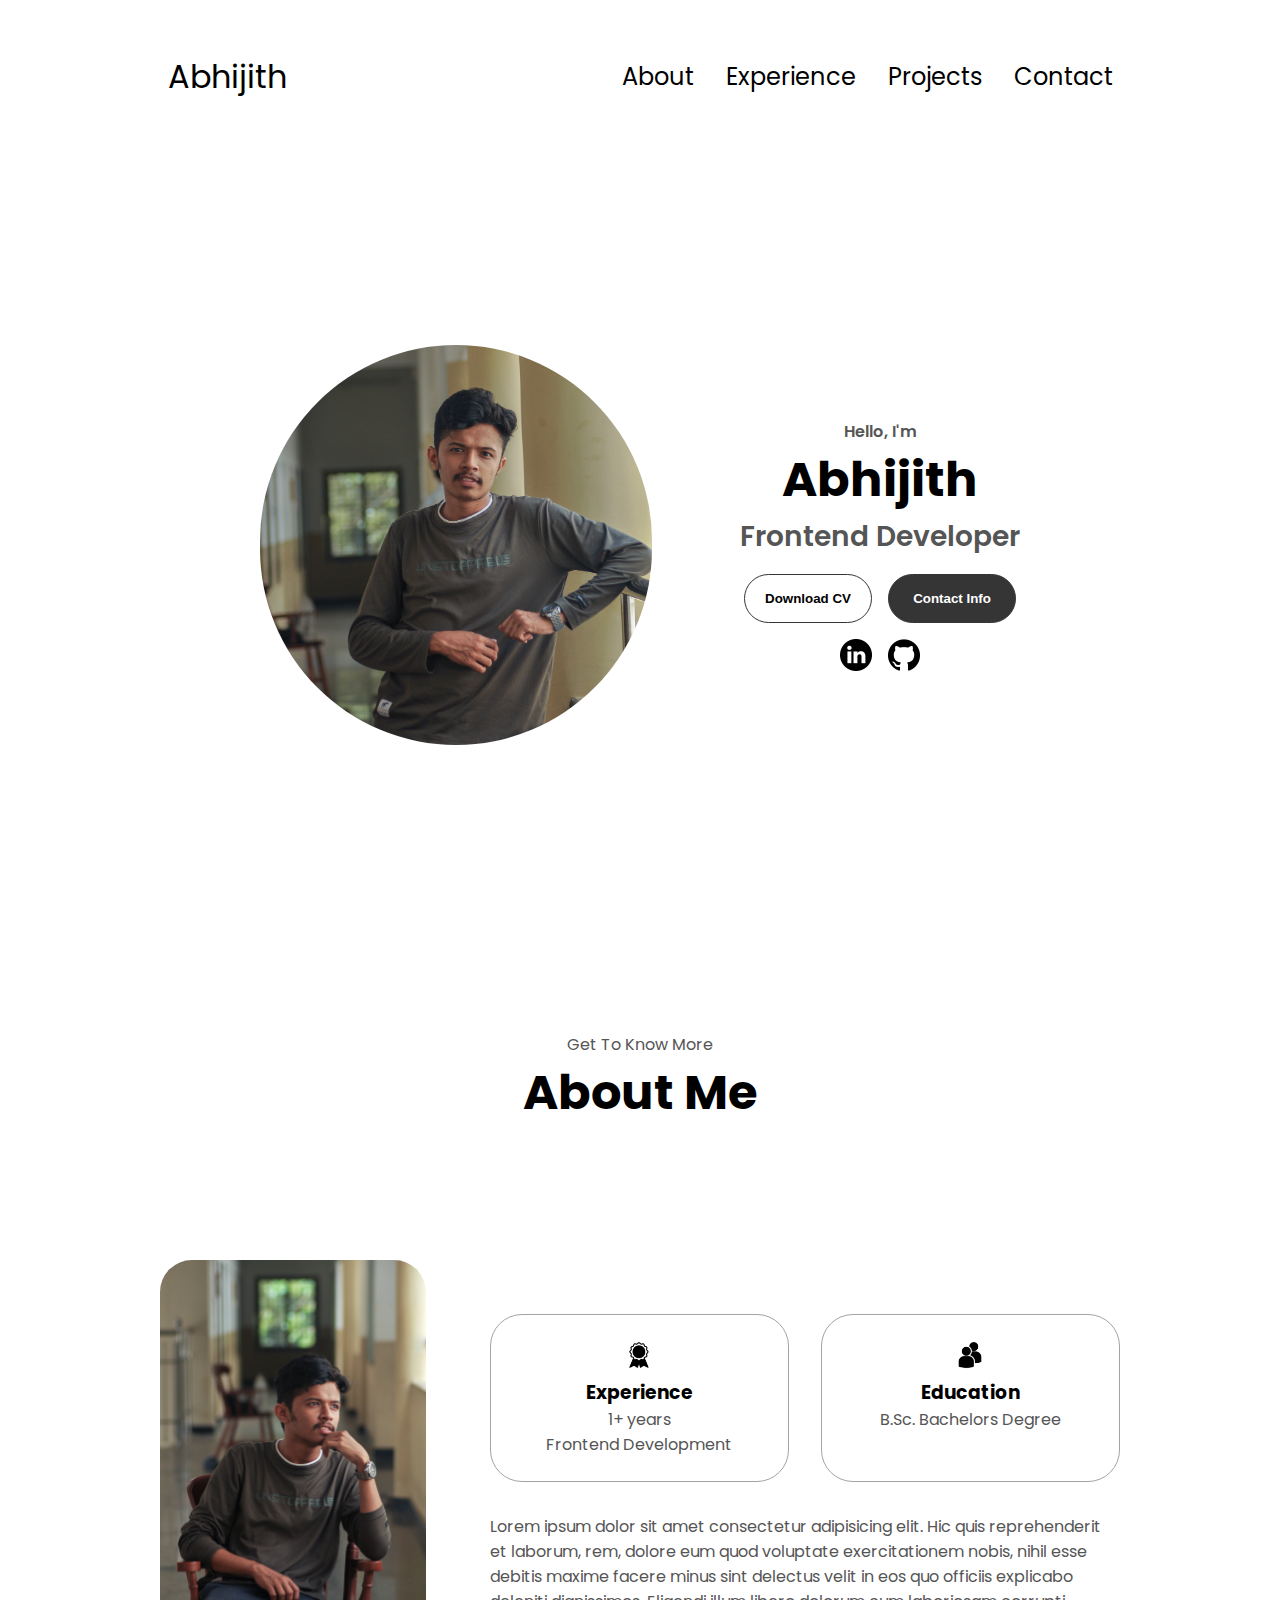
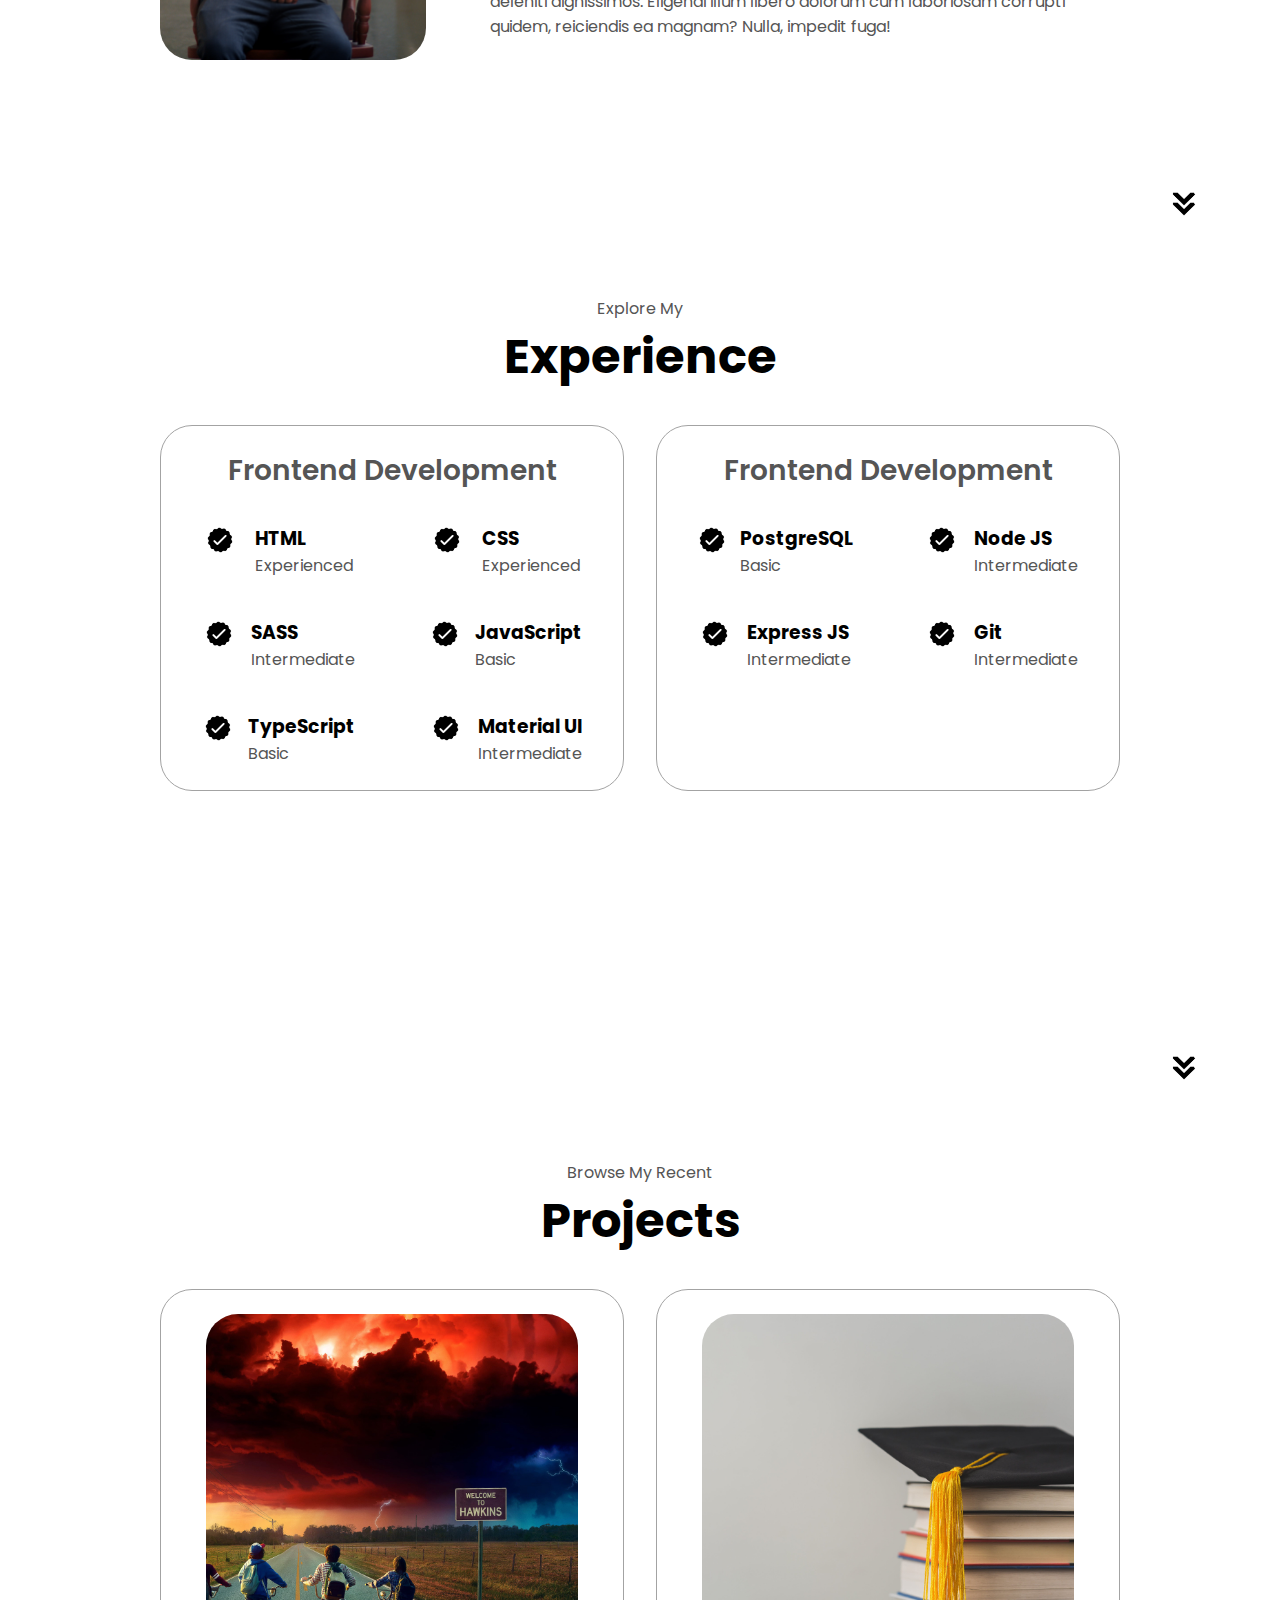
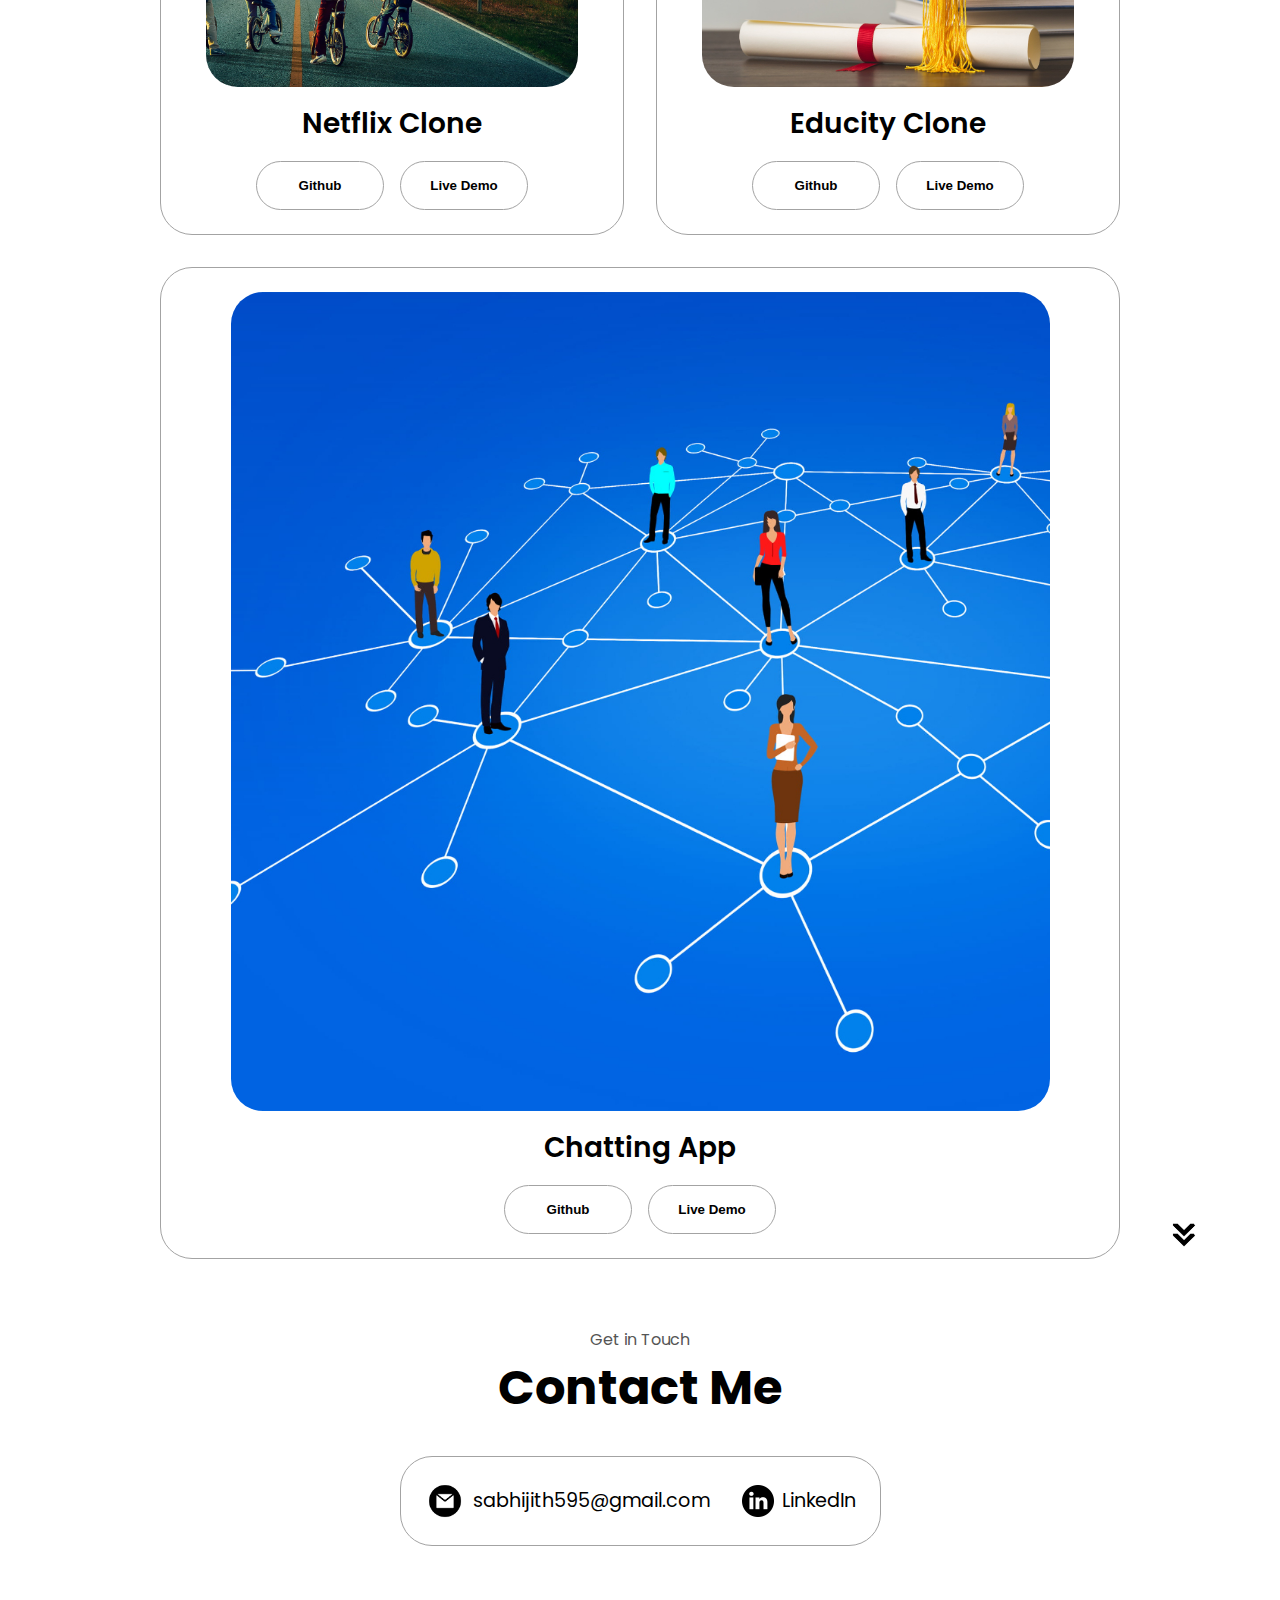
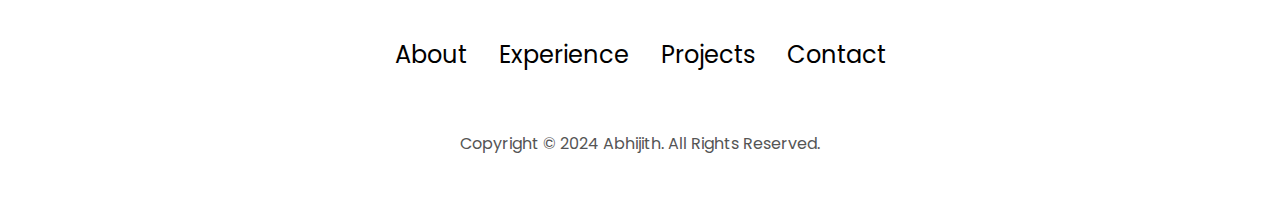
<file: index.html>
<!DOCTYPE html>
<html lang="en">
  <head>
    <meta charset="UTF-8" />
    <meta http-equiv="X-UA-Compatible" content="IE=edge" />
    <meta name="viewport" content="width=device-width, initial-scale=1.0" />
    <title>Abi Portfolio</title>
    <link rel="stylesheet" href="style.css" />
    <link rel="stylesheet" href="mediaqueries.css" />
    <link rel="icon" href="./assets/profile-pic.jpg" sizes="16x16">
  </head>
  <body>
    <nav id="desktop-nav">
      <div class="logo">Abhijith</div>
      <div>
        <ul class="nav-links">
          <li><a href="#about">About</a></li>
          <li><a href="#experience">Experience</a></li>
          <li><a href="#projects">Projects</a></li>
          <li><a href="#contact">Contact</a></li>
        </ul>
      </div>
    </nav>
    <nav id="hamburger-nav">
      <div class="logo">Abhijith</div>
      <div class="hamburger-menu">
        <div class="hamburger-icon" onclick="toggleMenu()">
          <span></span>
          <span></span>
          <span></span>
        </div>
        <div class="menu-links">
          <li><a href="#about" onclick="toggleMenu()">About</a></li>
          <li><a href="#experience" onclick="toggleMenu()">Experience</a></li>
          <li><a href="#projects" onclick="toggleMenu()">Projects</a></li>
          <li><a href="#contact" onclick="toggleMenu()">Contact</a></li>
        </div>
      </div>
    </nav>
    <section id="profile">
      <div class="section__pic-container">
        <img src="./assets/profile-pic.jpg" class="profile-pic" alt="Abhijith profile picture" />
      </div>
      <div class="section__text">
        <p class="section__text__p1">Hello, I'm</p>
        <h1 class="title">Abhijith</h1>
        <p class="section__text__p2">Frontend Developer</p>
        <div class="btn-container">
          <button
            class="btn btn-color-2"
            onclick="window.open('./assets/resume-example.pdf')"
          >
            Download CV
          </button>
          <button class="btn btn-color-1" onclick="contact()">
            Contact Info
          </button>
        </div>
        <div id="socials-container">
          <img
            src="./assets/linkedin.png"
            alt="My LinkedIn profile"
            class="icon"
            onclick="location.href='https://www.linkedin.com/in/abhijith-s-461a79281/'"
          />
          <img
            src="./assets/github.png"
            alt="My Github profile"
            class="icon"
            onclick="location.href='https://github.com/Storiesbyabi'"
          />
        </div>
      </div>
    </section>
    <section id="about">
      <p class="section__text__p1">Get To Know More</p>
      <h1 class="title">About Me</h1>
      <div class="section-container">
        <div class="section__pic-container">
          <img
            src="./assets/about-pic.jpg" 
            alt="Profile picture"
            class="about-pic"
          />
        </div>
        <div class="about-details-container">
          <div class="about-containers">
            <div class="details-container">
              <img
                src="./assets/experience.png"
                alt="Experience icon"
                class="icon"
              />
              <h3>Experience</h3>
              <p>1+ years <br />Frontend Development</p>
            </div>
            <div class="details-container">
              <img
                src="./assets/education.png"
                alt="Education icon"
                class="icon"
              />
              <h3>Education</h3>
              <p>B.Sc. Bachelors Degree</p>
            </div>
          </div>
          <div class="text-container">
            <p>
              Lorem ipsum dolor sit amet consectetur adipisicing elit. Hic quis
              reprehenderit et laborum, rem, dolore eum quod voluptate
              exercitationem nobis, nihil esse debitis maxime facere minus sint
              delectus velit in eos quo officiis explicabo deleniti dignissimos.
              Eligendi illum libero dolorum cum laboriosam corrupti quidem,
              reiciendis ea magnam? Nulla, impedit fuga!
            </p>
          </div>
        </div>
      </div>
      <img
        src="./assets/arrow.png"
        alt="Arrow icon"
        class="icon arrow"
        onclick="location.href='./#experience'"
      />
    </section>
    <section id="experience">
      <p class="section__text__p1">Explore My</p>
      <h1 class="title">Experience</h1>
      <div class="experience-details-container">
        <div class="about-containers">
          <div class="details-container">
            <h2 class="experience-sub-title">Frontend Development</h2>
            <div class="article-container">
              <article>
                <img
                  src="./assets/checkmark.png"
                  alt="Experience icon"
                  class="icon"
                />
                <div>
                  <h3>HTML</h3>
                  <p>Experienced</p>
                </div>
              </article>
              <article>
                <img
                  src="./assets/checkmark.png"
                  alt="Experience icon"
                  class="icon"
                />
                <div>
                  <h3>CSS</h3>
                  <p>Experienced</p>
                </div>
              </article>
              <article>
                <img
                  src="./assets/checkmark.png"
                  alt="Experience icon"
                  class="icon"
                />
                <div>
                  <h3>SASS</h3>
                  <p>Intermediate</p>
                </div>
              </article>
              <article>
                <img
                  src="./assets/checkmark.png"
                  alt="Experience icon"
                  class="icon"
                />
                <div>
                  <h3>JavaScript</h3>
                  <p>Basic</p>
                </div>
              </article>
              <article>
                <img
                  src="./assets/checkmark.png"
                  alt="Experience icon"
                  class="icon"
                />
                <div>
                  <h3>TypeScript</h3>
                  <p>Basic</p>
                </div>
              </article>
              <article>
                <img
                  src="./assets/checkmark.png"
                  alt="Experience icon"
                  class="icon"
                />
                <div>
                  <h3>Material UI</h3>
                  <p>Intermediate</p>
                </div>
              </article>
            </div>
          </div>
          <div class="details-container">
            <h2 class="experience-sub-title">Frontend Development</h2>
            <div class="article-container">
              <article>
                <img
                  src="./assets/checkmark.png"
                  alt="Experience icon"
                  class="icon"
                />
                <div>
                  <h3>PostgreSQL</h3>
                  <p>Basic</p>
                </div>
              </article>
              <article>
                <img
                  src="./assets/checkmark.png"
                  alt="Experience icon"
                  class="icon"
                />
                <div>
                  <h3>Node JS</h3>
                  <p>Intermediate</p>
                </div>
              </article>
              <article>
                <img
                  src="./assets/checkmark.png"
                  alt="Experience icon"
                  class="icon"
                />
                <div>
                  <h3>Express JS</h3>
                  <p>Intermediate</p>
                </div>
              </article>
              <article>
                <img
                  src="./assets/checkmark.png"
                  alt="Experience icon"
                  class="icon"
                />
                <div>
                  <h3>Git</h3>
                  <p>Intermediate</p>
                </div>
              </article>
            </div>
          </div>
        </div>
      </div>
      <img
        src="./assets/arrow.png"
        alt="Arrow icon"
        class="icon arrow"
        onclick="location.href='./#projects'"
      />
    </section>
    <section id="projects">
      <p class="section__text__p1">Browse My Recent</p>
      <h1 class="title">Projects</h1>
      <div class="experience-details-container">
        <div class="about-containers">
          <div class="details-container color-container">
            <div class="article-container">
              <img
                src="./assets/project-1.jpg"
                alt="Project 1"
                class="project-img"
              />
            </div>
            <h2 class="experience-sub-title project-title">Netflix Clone</h2>
            <div class="btn-container">
              <button
                class="btn btn-color-2 project-btn"
                onclick="location.href='https://github.com/Storiesbyabi/Netflix-Clone'"
              >
                Github
              </button>
              <button
                class="btn btn-color-2 project-btn"
                onclick="location.href='https://effortless-scone-bfc1be.netlify.app/'"
              >
                Live Demo
              </button>
            </div>
          </div>
          <div class="details-container color-container">
            <div class="article-container">
              <img
                src="./assets/project-2.jpg"
                alt="Project 2"
                class="project-img"
              />
            </div>
            <h2 class="experience-sub-title project-title">Educity Clone</h2>
            <div class="btn-container">
              <button
                class="btn btn-color-2 project-btn"
                onclick="location.href='https://github.com/Storiesbyabi/React_Edusity'"
              >
                Github
              </button>
              <button
                class="btn btn-color-2 project-btn"
                onclick="location.href='https://delightful-brigadeiros-0b3477.netlify.app/'"
              >
                Live Demo
              </button>
            </div>
          </div>
          <div class="details-container color-container">
            <div class="article-container">
              <img
                src="./assets/project-3.jpg"
                alt="Project 3"
                class="project-img"
              />
            </div>
            <h2 class="experience-sub-title project-title">Chatting App</h2>
            <div class="btn-container">
              <button
                class="btn btn-color-2 project-btn"
                onclick="location.href='https://github.com/Storiesbyabi/Chatting_App'"
              >
                Github
              </button>
              <button
                class="btn btn-color-2 project-btn"
                onclick="location.href='https://github.com/Storiesbyabi'"
              >
                Live Demo
              </button>
            </div>
          </div>
        </div>
      </div>
      <img
        src="./assets/arrow.png"
        alt="Arrow icon"
        class="icon arrow"
        onclick="location.href='./#contact'"
      />
    </section>
    <section id="contact">
      <p class="section__text__p1">Get in Touch</p>
      <h1 class="title">Contact Me</h1>
      <div class="contact-info-upper-container">
        <div class="contact-info-container">
          <img
            src="./assets/email.png"
            alt="Email icon"
            class="icon contact-icon email-icon"
          />
          <p><a href="mailto:sabhijith595@gmail.com">sabhijith595@gmail.com</a></p>
        </div>
        <div class="contact-info-container">
          <img
            src="./assets/linkedin.png"
            alt="LinkedIn icon"
            class="icon contact-icon"
          />
          <p><a href="https://www.linkedin.com/in/abhijith-s-461a79281/'">LinkedIn</a></p>
        </div>
      </div>
    </section>
    <footer>
      <nav>
        <div class="nav-links-container">
          <ul class="nav-links">
            <li><a href="#about">About</a></li>
            <li><a href="#experience">Experience</a></li>
            <li><a href="#projects">Projects</a></li>
            <li><a href="#contact">Contact</a></li>
          </ul>
        </div>
      </nav>
      <p>Copyright &#169; 2024 Abhijith. All Rights Reserved.</p>
    </footer>
    <script src="script.js"></script>
  </body>
</html>
</file>
<file: style.css>
/* GENERAL */

@import url("https://fonts.googleapis.com/css2?family=Poppins:wght@300;400;500;600&display=swap");

* {
  margin: 0;
  padding: 0;
  background-color: white;
}

body {
  font-family: "Poppins", sans-serif;
}

html {
  scroll-behavior: smooth;
}

p {
  color: rgb(85, 85, 85);
}
.profile-pic{
  border-radius: 200px
}

/* TRANSITION */

a,
.btn {
  transition: all 300ms ease;
}

/* DESKTOP NAV */

nav,
.nav-links {
  display: flex;
}

nav {
  justify-content: space-around;
  align-items: center;
  height: 17vh;
}

.nav-links {
  gap: 2rem;
  list-style: none;
  font-size: 1.5rem;
}

a {
  color: black;
  text-decoration: none;
  text-decoration-color: white;
}

a:hover {
  color: grey;
  text-decoration: underline;
  text-underline-offset: 1rem;
  text-decoration-color: rgb(181, 181, 181);
}

.logo {
  font-size: 2rem;
}

.logo:hover {
  cursor: default;
}

/* HAMBURGER MENU */

#hamburger-nav {
  display: none;
}

.hamburger-menu {
  position: relative;
  display: inline-block;
}

.hamburger-icon {
  display: flex;
  flex-direction: column;
  justify-content: space-between;
  height: 24px;
  width: 30px;
  cursor: pointer;
}

.hamburger-icon span {
  width: 100%;
  height: 2px;
  background-color: black;
  transition: all 0.3 ease-in-out;
}

.menu-links {
  position: absolute;
  top: 100%;
  right: 0;
  background-color: white;
  width: fit-content;
  max-height: 0;
  overflow: hidden;
  transition: all 0.3 ease-in-out;
}

.menu-links a {
  display: block;
  padding: 10px;
  text-align: center;
  font-size: 1.5rem;
  color: black;
  text-decoration: none;
  transition: all 0.3 ease-in-out;
}

.menu-links li {
  list-style: none;
}

.menu-links.open {
  max-height: 300px;
}

.hamburger-icon.open span:first-child {
  transform: rotate(45deg) translate(10px, 5px);
}

.hamburger-icon.open span:nth-child(2) {
  opacity: 0;
}

.hamburger-icon.open span:last-child {
  transform: rotate(-45deg) translate(10px, -5px);
}

.hamburger-icon span:first-child {
  transform: none;
}

.hamburger-icon span:first-child {
  opacity: 1;
}

.hamburger-icon span:first-child {
  transform: none;
}

/* SECTIONS */

section {
  padding-top: 4vh;
  height: 96vh;
  margin: 0 10rem;
  box-sizing: border-box;
  min-height: fit-content;
}

.section-container {
  display: flex;
}

/* PROFILE SECTION */

#profile {
  display: flex;
  justify-content: center;
  gap: 5rem;
  height: 80vh;
}

.section__pic-container {
  display: flex;
  height: 400px;
  width: 400px;
  margin: auto 0;
}

.section__text {
  align-self: center;
  text-align: center;
}

.section__text p {
  font-weight: 600;
}

.section__text__p1 {
  text-align: center;
}

.section__text__p2 {
  font-size: 1.75rem;
  margin-bottom: 1rem;
}

.title {
  font-size: 3rem;
  text-align: center;
}

#socials-container {
  display: flex;
  justify-content: center;
  margin-top: 1rem;
  gap: 1rem;
}

/* ICONS */

.icon {
  cursor: pointer;
  height: 2rem;
}

/* BUTTONS */

.btn-container {
  display: flex;
  justify-content: center;
  gap: 1rem;
}

.btn {
  font-weight: 600;
  transition: all 300ms ease;
  padding: 1rem;
  width: 8rem;
  border-radius: 2rem;
}

.btn-color-1,
.btn-color-2 {
  border: rgb(53, 53, 53) 0.1rem solid;
}

.btn-color-1:hover,
.btn-color-2:hover {
  cursor: pointer;
}

.btn-color-1,
.btn-color-2:hover {
  background: rgb(53, 53, 53);
  color: white;
}

.btn-color-1:hover {
  background: rgb(0, 0, 0);
}

.btn-color-2 {
  background: none;
}

.btn-color-2:hover {
  border: rgb(255, 255, 255) 0.1rem solid;
}

.btn-container {
  gap: 1rem;
}

/* ABOUT SECTION */

#about {
  position: relative;
}

.about-containers {
  gap: 2rem;
  margin-bottom: 2rem;
  margin-top: 2rem;
}

.about-details-container {
  justify-content: center;
  flex-direction: column;
}

.about-containers,
.about-details-container {
  display: flex;
}

.about-pic {
  border-radius: 2rem;
}

.arrow {
  position: absolute;
  right: -5rem;
  bottom: 2.5rem;
}

.details-container {
  padding: 1.5rem;
  flex: 1;
  background:  rgb(255, 255, 255);
  border-radius: 2rem;
  border: rgb(53, 53, 53) 0.1rem solid;
 border-color: rgb(163, 163, 163);
  text-align: center;
}

.section-container {
  gap: 4rem;
  height: 80%;
}

.section__pic-container {
  height: 400px;
  width: 400px;
  margin: auto 0;
}

/* EXPERIENCE SECTION */

#experience {
  position: relative;
}

.experience-sub-title {
  color: rgb(85, 85, 85);
  font-weight: 600;
  font-size: 1.75rem;
  margin-bottom: 2rem;
}

.experience-details-container {
  display: flex;
  justify-content: center;
  flex-direction: column;
}

.article-container {
  display: flex;
  text-align: initial;
  flex-wrap: wrap;
  flex-direction: row;
  gap: 2.5rem;
  justify-content: space-around;
}

article {
  display: flex;
  width: 10rem;
  justify-content: space-around;
  gap: 0.5rem;
}

article .icon {
  cursor: default;
}

/* PROJECTS SECTION */

#projects {
  position: relative;
}

.color-container {
  border-color: rgb(163, 163, 163);
  background:  rgb(255, 255, 255);
}

.project-img {
  border-radius: 2rem;
  width: 90%;
  height: 90%;
}

.project-title {
  margin: 1rem;
  color: black;
}

.project-btn {
  color: black;
  border-color: rgb(163, 163, 163);
}

/* CONTACT */

#contact {
  display: flex;
  justify-content: center;
  flex-direction: column;
  height: 70vh;
}

.contact-info-upper-container {
  display: flex;
  justify-content: center;
  border-radius: 2rem;
  border: rgb(53, 53, 53) 0.1rem solid;
  border-color: rgb(163, 163, 163);
  background: (250, 250, 250);
  margin: 2rem auto;
  padding: 0.5rem;
}

.contact-info-container {
  display: flex;
  align-items: center;
  justify-content: center;
  gap: 0.5rem;
  margin: 1rem;
}

.contact-info-container p {
  font-size: larger;
}

.contact-icon {
  cursor: default;
}

.email-icon {
  height: 2.5rem;
}

/* FOOTER SECTION */

footer {
  height: 26vh;
  margin: 0 1rem;
}

footer p {
  text-align: center;
}
</file>
<file: mediaqueries.css>
@media screen and (max-width: 1400px) {
  #profile {
    height: 83vh;
    margin-bottom: 6rem;
  }
  .about-containers {
    flex-wrap: wrap;
  }
  #contact,
  #projects {
    height: fit-content;
  }
}

@media screen and (max-width: 1200px) {
  #desktop-nav {
    display: none;
  }
  #hamburger-nav {
    display: flex;
  }
  #experience,
  .experience-details-container {
    margin-top: 2rem;
  }
  #profile,
  .section-container {
    display: block;
  }
  .arrow {
    display: none;
  }
  section,
  .section-container {
    height: fit-content;
  }
  section {
    margin: 0 5%;
  }
  .section__pic-container {
    width: 275px;
    height: 275px;
    margin: 0 auto 2rem;
  }
  .about-containers {
    margin-top: 0;
  }
}

@media screen and (max-width: 600px) {
  #contact,
  footer {
    height: 40vh;
  }
  #profile {
    height: 83vh;
    margin-bottom: 0;
  }
  article {
    font-size: 1rem;
  }
  footer nav {
    height: fit-content;
    margin-bottom: 2rem;
  }
  .about-containers,
  .contact-info-upper-container,
  .btn-container {
    flex-wrap: wrap;
  }
  .contact-info-container {
    margin: 0;
  }
  .contact-info-container p,
  .nav-links li a {
    font-size: 1rem;
  }
  .experience-sub-title {
    font-size: 1.25rem;
  }
  .logo {
    font-size: 1.5rem;
  }
  .nav-links {
    flex-direction: column;
    gap: 0.5rem;
    text-align: center;
  }
  .section__pic-container {
    width: auto;
    height: 46vw;
    justify-content: center;
  }
  .section__text__p2 {
    font-size: 1.25rem;
  }
  .title {
    font-size: 2rem;
  }
  .text-container {
    text-align: justify;
  }
}
</file>
